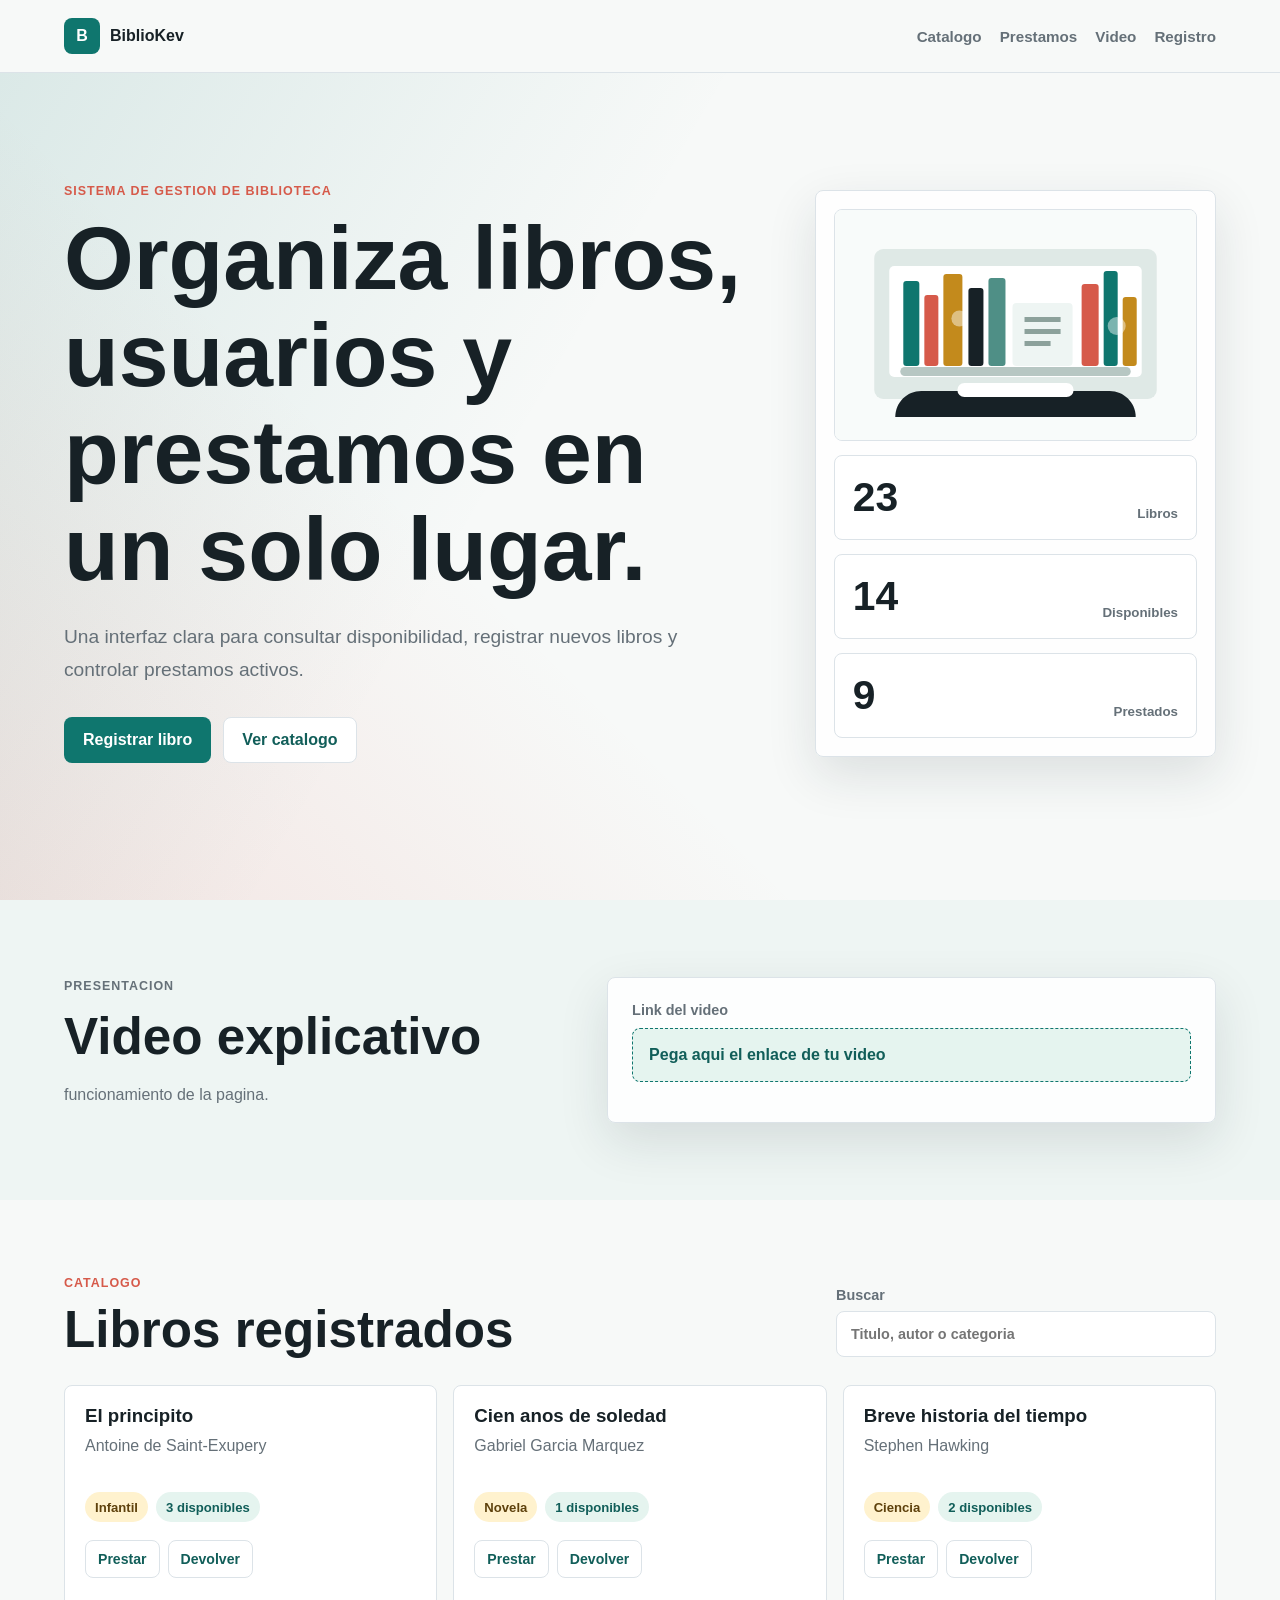
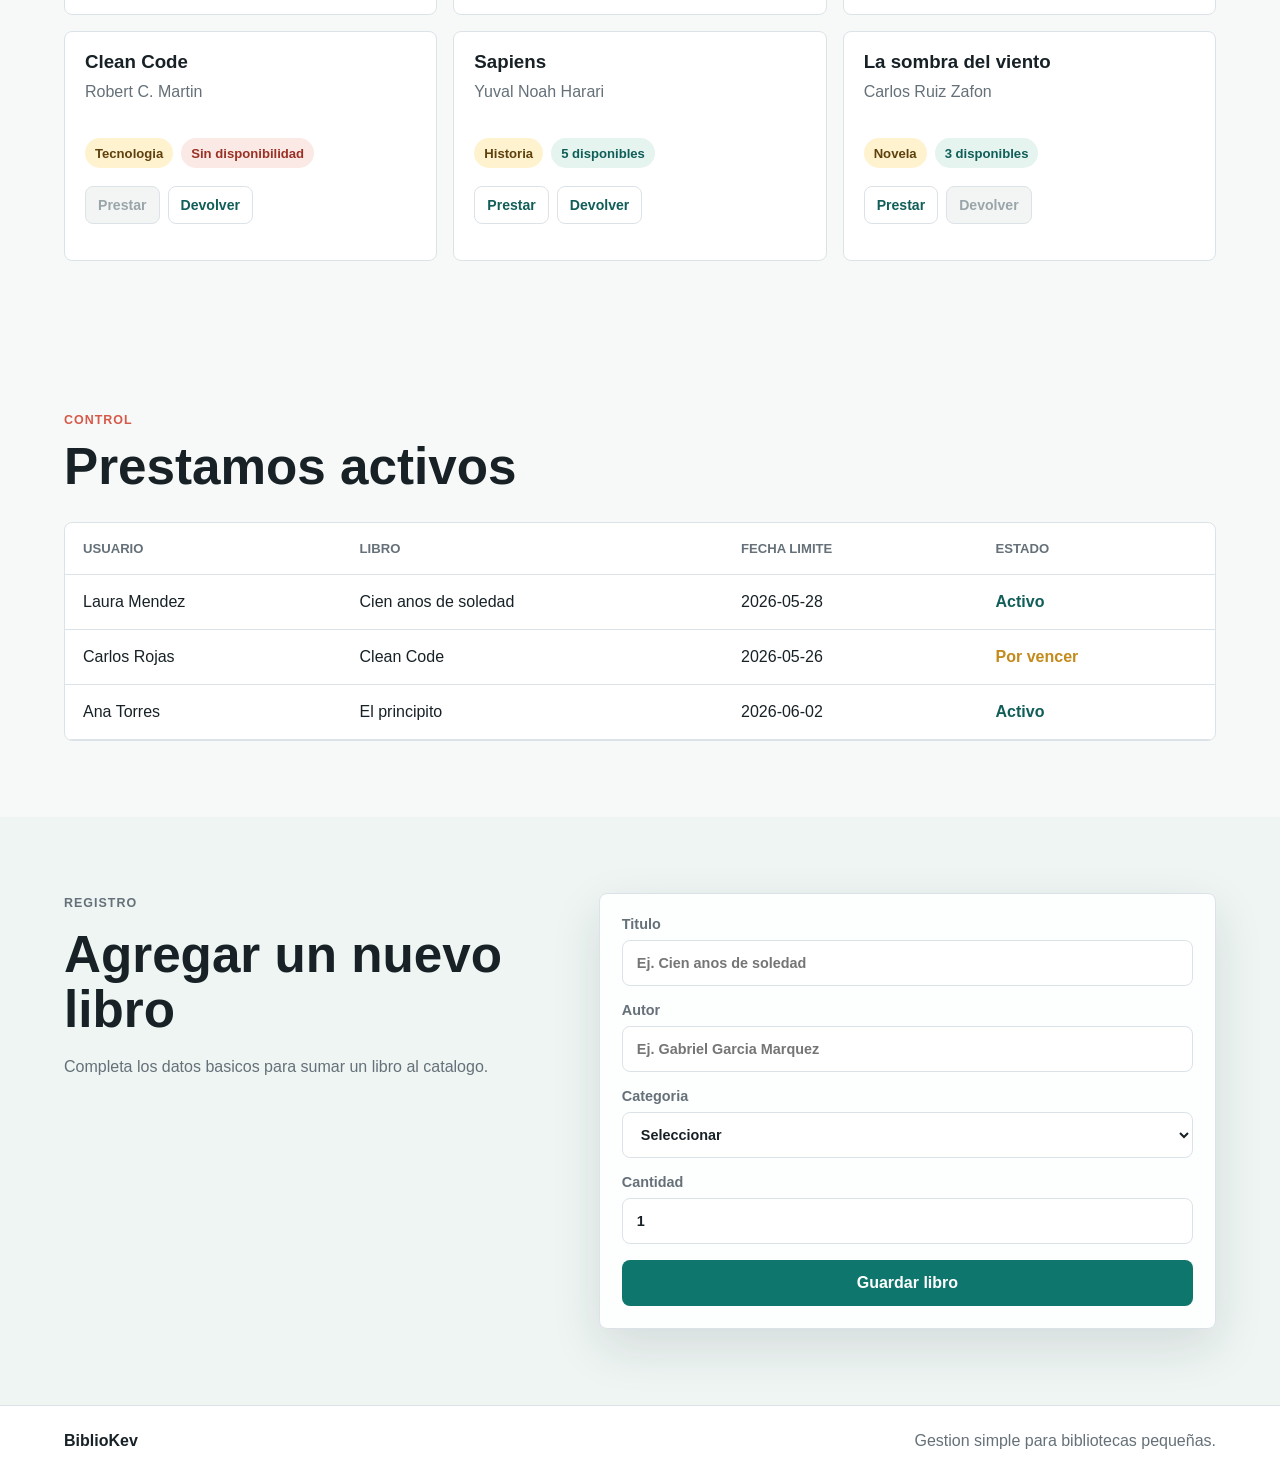
<file: index.html>
<!DOCTYPE html>
<html lang="es">
<head>
  <meta charset="UTF-8">
  <meta name="viewport" content="width=device-width, initial-scale=1.0">
  <title>BiblioKev</title>
  <link rel="stylesheet" href="Estilos.css">
</head>
<body>
  <header class="topbar">
    <a class="brand" href="#">
      <span class="brand-mark">B</span>
      <span>BiblioKev</span>
    </a>
    <nav class="nav">
      <a href="#catalogo">Catalogo</a>
      <a href="#prestamos">Prestamos</a>
      <a href="#video">Video</a>
      <a href="#registro">Registro</a>
    </nav>
  </header>

  <main>
    <section class="hero">
      <div class="hero-content">
        <p class="eyebrow">Sistema de gestion de biblioteca</p>
        <h1>Organiza libros, usuarios y prestamos en un solo lugar.</h1>
        <p class="hero-copy">
          Una interfaz clara para consultar disponibilidad, registrar nuevos libros y controlar prestamos activos.
        </p>
        <div class="hero-actions">
          <a class="button primary" href="#registro">Registrar libro</a>
          <a class="button secondary" href="#catalogo">Ver catalogo</a>
        </div>
      </div>

      <div class="hero-panel">
        <img class="hero-visual" src="assets/library-shelf.svg" alt="Estanteria con libros organizados">
        <div class="metric">
          <span id="totalLibros">0</span>
          <small>Libros</small>
        </div>
        <div class="metric">
          <span id="disponibles">0</span>
          <small>Disponibles</small>
        </div>
        <div class="metric">
          <span id="prestados">0</span>
          <small>Prestados</small>
        </div>
      </div>
    </section>

    <section class="section video-section" id="video">
      <div class="video-copy">
        <p class="eyebrow">Presentacion</p>
        <h2>Video explicativo</h2>
        <p>
          funcionamiento de la pagina.
        </p>
      </div>
      <div class="video-link-box">
        <span class="video-label">Link del video</span>
        <a class="video-link" href="#" target="_blank" rel="noopener">
          Pega aqui el enlace de tu video
        </a>
        
          
        </p>
      </div>
    </section>

    <section class="section" id="catalogo">
      <div class="section-heading">
        <div>
          <p class="eyebrow">Catalogo</p>
          <h2>Libros registrados</h2>
        </div>
        <label class="search">
          <span>Buscar</span>
          <input id="busqueda" type="search" placeholder="Titulo, autor o categoria">
        </label>
      </div>
      <div class="book-grid" id="listaLibros"></div>
    </section>

    <section class="split-section" id="prestamos">
      <div class="section-heading compact">
        <div>
          <p class="eyebrow">Control</p>
          <h2>Prestamos activos</h2>
        </div>
      </div>
      <div class="table-wrap">
        <table>
          <thead>
            <tr>
              <th>Usuario</th>
              <th>Libro</th>
              <th>Fecha limite</th>
              <th>Estado</th>
            </tr>
          </thead>
          <tbody id="tablaPrestamos"></tbody>
        </table>
      </div>
    </section>

    <section class="form-section" id="registro">
      <div class="form-copy">
        <p class="eyebrow">Registro</p>
        <h2>Agregar un nuevo libro</h2>
        <p>Completa los datos basicos para sumar un libro al catalogo.</p>
      </div>

      <form id="formLibro" class="book-form">
        <label>
          Titulo
          <input name="titulo" type="text" placeholder="Ej. Cien anos de soledad" required>
        </label>
        <label>
          Autor
          <input name="autor" type="text" placeholder="Ej. Gabriel Garcia Marquez" required>
        </label>
        <label>
          Categoria
          <select name="categoria" required>
            <option value="">Seleccionar</option>
            <option>Novela</option>
            <option>Ciencia</option>
            <option>Historia</option>
            <option>Tecnologia</option>
            <option>Infantil</option>
          </select>
        </label>
        <label>
          Cantidad
          <input name="cantidad" type="number" min="1" value="1" required>
        </label>
        <button class="button primary" type="submit">Guardar libro</button>
      </form>
    </section>
  </main>

  <footer class="footer">
    <span>BiblioKev</span>
    <span>Gestion simple para bibliotecas pequeñas.</span>
  </footer>

  <script src="Biblioteca.js"></script>
</body>
</html>
</file>
<file: Estilos.css>
:root {
  --ink: #172126;
  --muted: #657078;
  --line: #dce3e8;
  --paper: #f7f9f8;
  --white: #ffffff;
  --teal: #0f766e;
  --teal-dark: #115e59;
  --coral: #d65a4a;
  --gold: #c38a1c;
  --green-soft: #e5f4ef;
  --red-soft: #fbe9e5;
  --shadow: 0 18px 50px rgba(26, 43, 49, 0.12);
}

* {
  box-sizing: border-box;
}

html {
  scroll-behavior: smooth;
}

body {
  margin: 0;
  color: var(--ink);
  background: var(--paper);
  font-family: Arial, sans-serif;
}

a {
  color: inherit;
  text-decoration: none;
}

.topbar {
  position: sticky;
  top: 0;
  z-index: 10;
  display: flex;
  align-items: center;
  justify-content: space-between;
  gap: 24px;
  padding: 18px clamp(18px, 5vw, 64px);
  background: rgba(247, 249, 248, 0.94);
  border-bottom: 1px solid var(--line);
}

.brand {
  display: inline-flex;
  align-items: center;
  gap: 10px;
  font-weight: 800;
}

.brand-mark {
  display: grid;
  width: 36px;
  height: 36px;
  place-items: center;
  color: var(--white);
  background: var(--teal);
  border-radius: 8px;
}

.nav {
  display: flex;
  gap: 18px;
  color: var(--muted);
  font-size: 0.95rem;
  font-weight: 700;
}

.nav a:hover {
  color: var(--teal-dark);
}

.hero {
  display: grid;
  grid-template-columns: minmax(0, 1.1fr) minmax(280px, 0.65fr);
  gap: clamp(24px, 6vw, 72px);
  align-items: center;
  min-height: calc(100vh - 73px);
  padding: 58px clamp(18px, 5vw, 64px) 84px;
  background:
    linear-gradient(120deg, rgba(15, 118, 110, 0.12), transparent 42%),
    linear-gradient(45deg, rgba(214, 90, 74, 0.13), transparent 38%),
    var(--paper);
}

.hero-content {
  max-width: 780px;
}

.eyebrow {
  margin: 0 0 12px;
  color: var(--coral);
  font-size: 0.78rem;
  font-weight: 800;
  letter-spacing: 0.08em;
  text-transform: uppercase;
}

h1,
h2,
h3 {
  margin: 0;
  line-height: 1.08;
}

h1 {
  max-width: 860px;
  font-size: clamp(2.45rem, 7vw, 5.6rem);
}

h2 {
  font-size: clamp(2rem, 4vw, 3.2rem);
}

.hero-copy,
.form-copy p,
.video-copy p,
.hint {
  color: var(--muted);
  line-height: 1.7;
}

.hero-copy {
  max-width: 620px;
  margin: 24px 0 0;
  font-size: clamp(1rem, 2vw, 1.2rem);
}

.hero-actions {
  display: flex;
  flex-wrap: wrap;
  gap: 12px;
  margin-top: 30px;
}

.button {
  display: inline-flex;
  align-items: center;
  justify-content: center;
  min-height: 46px;
  padding: 0 18px;
  border: 1px solid transparent;
  border-radius: 8px;
  font: inherit;
  font-weight: 800;
  cursor: pointer;
}

.button.primary {
  color: var(--white);
  background: var(--teal);
}

.button.secondary {
  color: var(--teal-dark);
  background: var(--white);
  border-color: var(--line);
}

.hero-panel,
.video-link-box,
.book-form {
  background: rgba(255, 255, 255, 0.9);
  border: 1px solid var(--line);
  border-radius: 8px;
  box-shadow: var(--shadow);
}

.hero-panel {
  display: grid;
  gap: 14px;
  padding: 18px;
}

.hero-visual {
  display: block;
  width: 100%;
  aspect-ratio: 720 / 460;
  object-fit: cover;
  background: var(--white);
  border: 1px solid var(--line);
  border-radius: 8px;
}

.metric {
  display: flex;
  align-items: end;
  justify-content: space-between;
  gap: 18px;
  padding: 18px;
  background: var(--white);
  border: 1px solid var(--line);
  border-radius: 8px;
}

.metric span {
  font-size: 2.55rem;
  font-weight: 800;
}

.metric small {
  color: var(--muted);
  font-weight: 700;
}

.section,
.split-section,
.form-section {
  padding: 76px clamp(18px, 5vw, 64px);
}

.video-section {
  display: grid;
  grid-template-columns: minmax(0, 0.8fr) minmax(300px, 1fr);
  gap: clamp(22px, 5vw, 56px);
  align-items: center;
  background: #eef5f3;
}

.video-link-box {
  padding: 24px;
}

.video-label {
  display: block;
  margin-bottom: 10px;
  color: var(--muted);
  font-size: 0.9rem;
  font-weight: 800;
}

.video-link {
  display: flex;
  align-items: center;
  min-height: 54px;
  padding: 0 16px;
  color: var(--teal-dark);
  background: var(--green-soft);
  border: 1px dashed var(--teal);
  border-radius: 8px;
  font-weight: 800;
}

.hint {
  margin: 12px 0 0;
  font-size: 0.92rem;
}

.section-heading {
  display: flex;
  align-items: end;
  justify-content: space-between;
  gap: 24px;
  margin-bottom: 28px;
}

.search,
.book-form label {
  display: grid;
  gap: 8px;
  color: var(--muted);
  font-size: 0.9rem;
  font-weight: 700;
}

.search {
  width: min(380px, 100%);
}

input,
select {
  width: 100%;
  min-height: 46px;
  padding: 0 14px;
  color: var(--ink);
  background: var(--white);
  border: 1px solid var(--line);
  border-radius: 8px;
  font: inherit;
}

.book-grid {
  display: grid;
  grid-template-columns: repeat(3, minmax(0, 1fr));
  gap: 16px;
}

.book-card {
  display: grid;
  min-height: 230px;
  padding: 20px;
  background: var(--white);
  border: 1px solid var(--line);
  border-radius: 8px;
}

.book-card p {
  margin: 8px 0 0;
  color: var(--muted);
  line-height: 1.5;
}

.book-meta,
.card-actions {
  display: flex;
  flex-wrap: wrap;
  gap: 8px;
  margin-top: 18px;
}

.card-actions {
  align-self: end;
}

.card-actions button {
  min-height: 38px;
  padding: 0 12px;
  color: var(--teal-dark);
  background: var(--white);
  border: 1px solid var(--line);
  border-radius: 8px;
  font: inherit;
  font-size: 0.88rem;
  font-weight: 800;
  cursor: pointer;
}

.card-actions button:disabled {
  color: #9aa5aa;
  cursor: not-allowed;
  background: #f2f5f4;
}

.tag {
  display: inline-flex;
  align-items: center;
  min-height: 30px;
  padding: 0 10px;
  border-radius: 999px;
  font-size: 0.82rem;
  font-weight: 800;
}

.tag.category {
  color: #5e410c;
  background: #fff2ce;
}

.tag.available {
  color: var(--teal-dark);
  background: var(--green-soft);
}

.tag.borrowed {
  color: #9a3125;
  background: var(--red-soft);
}

.empty {
  grid-column: 1 / -1;
  margin: 0;
  padding: 22px;
  color: var(--muted);
  background: var(--white);
  border: 1px solid var(--line);
  border-radius: 8px;
}

.table-wrap {
  overflow-x: auto;
  background: var(--white);
  border: 1px solid var(--line);
  border-radius: 8px;
}

table {
  width: 100%;
  min-width: 680px;
  border-collapse: collapse;
}

th,
td {
  padding: 18px;
  text-align: left;
  border-bottom: 1px solid var(--line);
}

th {
  color: var(--muted);
  font-size: 0.82rem;
  text-transform: uppercase;
}

.status {
  color: var(--teal-dark);
  font-weight: 800;
}

.status.due-soon {
  color: var(--gold);
}

.form-section {
  display: grid;
  grid-template-columns: minmax(0, 0.75fr) minmax(320px, 1fr);
  gap: clamp(24px, 6vw, 72px);
  align-items: start;
  background: #eef5f3;
}

.book-form {
  display: grid;
  gap: 16px;
  padding: 22px;
}

.footer {
  display: flex;
  justify-content: space-between;
  gap: 18px;
  padding: 26px clamp(18px, 5vw, 64px);
  color: var(--muted);
  background: var(--white);
  border-top: 1px solid var(--line);
}

.footer span:first-child {
  color: var(--ink);
  font-weight: 800;
}

@media (max-width: 880px) {
  .hero,
  .video-section,
  .form-section {
    grid-template-columns: 1fr;
  }

  .hero {
    min-height: auto;
  }

  .section-heading {
    align-items: start;
    flex-direction: column;
  }

  .book-grid {
    grid-template-columns: repeat(2, minmax(0, 1fr));
  }
}

@media (max-width: 620px) {
  .topbar,
  .footer {
    align-items: flex-start;
    flex-direction: column;
  }

  .nav {
    flex-wrap: wrap;
  }

  .book-grid {
    grid-template-columns: 1fr;
  }
}
</file>
